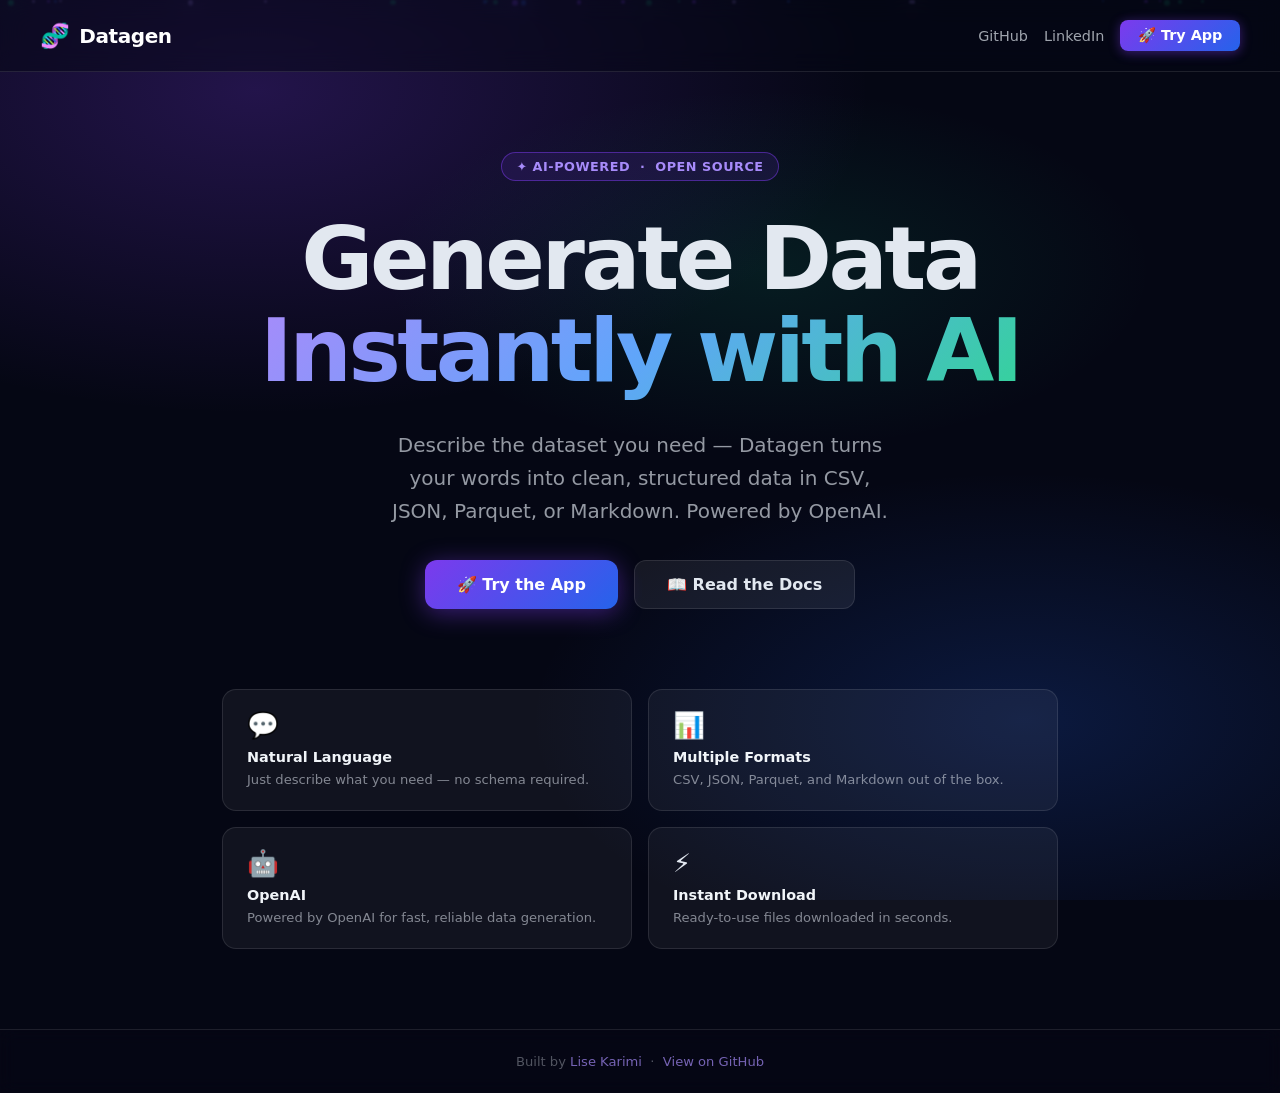
<file: docs/index.html>
<!DOCTYPE html>
<html lang="en">
<head>
  <meta charset="UTF-8" />
  <meta name="viewport" content="width=device-width, initial-scale=1.0" />
  <title>Datagen — AI Synthetic Data Generator</title>
  <meta name="description" content="Generate realistic synthetic datasets instantly with AI. CSV, JSON, Parquet, Markdown — powered by OpenAI.">
  <meta name="author" content="Lise Karimi" />

  <!-- Open Graph -->
  <meta property="og:title" content="Datagen — AI Synthetic Data Generator" />
  <meta property="og:description" content="Type what you need. Get clean, structured data in seconds." />
  <meta property="og:type" content="website" />

  <link rel="icon" href="data:image/svg+xml,<svg xmlns=%22http://www.w3.org/2000/svg%22 viewBox=%220 0 100 100%22><text y=%22.9em%22 font-size=%2290%22>🧬</text></svg>">

  <style>
    *, *::before, *::after { box-sizing: border-box; margin: 0; padding: 0; }

    :root {
      --accent: #7c3aed;
      --accent2: #2563eb;
      --glow: rgba(124, 58, 237, 0.45);
      --card-bg: rgba(255, 255, 255, 0.05);
      --border: rgba(255, 255, 255, 0.1);
    }

    html { scroll-behavior: smooth; }

    body {
      font-family: -apple-system, BlinkMacSystemFont, 'Segoe UI', system-ui, sans-serif;
      background: #050714;
      color: #e2e8f0;
      min-height: 100vh;
      overflow-x: hidden;
    }

    /* ── Animated gradient background ── */
    .bg {
      position: fixed;
      inset: 0;
      z-index: 0;
      background:
        radial-gradient(ellipse 80% 60% at 20% 10%, rgba(124,58,237,0.25) 0%, transparent 60%),
        radial-gradient(ellipse 70% 50% at 80% 80%, rgba(37,99,235,0.2) 0%, transparent 55%),
        radial-gradient(ellipse 60% 40% at 60% 30%, rgba(16,185,129,0.12) 0%, transparent 50%),
        #050714;
      animation: bgShift 12s ease-in-out infinite alternate;
    }

    @keyframes bgShift {
      0%   { filter: hue-rotate(0deg); }
      100% { filter: hue-rotate(30deg); }
    }

    /* ── Floating particles ── */
    .particles {
      position: fixed;
      inset: 0;
      z-index: 0;
      overflow: hidden;
      pointer-events: none;
    }
    .particle {
      position: absolute;
      border-radius: 50%;
      background: rgba(124,58,237,0.6);
      animation: float linear infinite;
      filter: blur(1px);
    }

    @keyframes float {
      0%   { transform: translateY(110vh) translateX(0); opacity: 0; }
      10%  { opacity: 1; }
      90%  { opacity: 0.6; }
      100% { transform: translateY(-10vh) translateX(var(--drift)); opacity: 0; }
    }

    /* ── Layout ── */
    .page {
      position: relative;
      z-index: 1;
      display: flex;
      flex-direction: column;
      min-height: 100vh;
    }

    /* ── Header ── */
    header {
      display: flex;
      justify-content: space-between;
      align-items: center;
      padding: 1.25rem 2.5rem;
      border-bottom: 1px solid var(--border);
      backdrop-filter: blur(12px);
      background: rgba(5,7,20,0.5);
      position: sticky;
      top: 0;
      z-index: 100;
    }

    .logo {
      display: flex;
      align-items: center;
      gap: 0.6rem;
      font-size: 1.25rem;
      font-weight: 700;
      letter-spacing: -0.02em;
      color: #fff;
      text-decoration: none;
    }
    .logo-icon { font-size: 1.5rem; }

    .header-links {
      display: flex;
      gap: 1rem;
      align-items: center;
    }
    .header-links a {
      color: rgba(226,232,240,0.7);
      text-decoration: none;
      font-size: 0.9rem;
      transition: color 0.2s;
    }
    .header-links a:hover { color: #fff; }

    .btn-nav {
      display: inline-flex;
      align-items: center;
      gap: 0.4rem;
      padding: 0.45rem 1.1rem;
      border-radius: 8px;
      font-size: 0.88rem;
      font-weight: 600;
      text-decoration: none;
      background: linear-gradient(135deg, var(--accent), var(--accent2));
      color: #fff !important;
      box-shadow: 0 2px 12px var(--glow);
      transition: transform 0.2s, box-shadow 0.2s;
      white-space: nowrap;
    }
    .btn-nav:hover {
      transform: translateY(-1px);
      box-shadow: 0 4px 20px var(--glow);
    }

    /* ── Hero ── */
    .hero {
      flex: 1;
      display: flex;
      flex-direction: column;
      align-items: center;
      justify-content: center;
      text-align: center;
      padding: 5rem 2rem 4rem;
      gap: 2rem;
    }

    .badge {
      display: inline-flex;
      align-items: center;
      gap: 0.45rem;
      padding: 0.35rem 0.9rem;
      border-radius: 99px;
      border: 1px solid rgba(124,58,237,0.5);
      background: rgba(124,58,237,0.12);
      font-size: 0.8rem;
      color: #a78bfa;
      letter-spacing: 0.04em;
      text-transform: uppercase;
      font-weight: 600;
      animation: fadeSlideDown 0.6s ease both;
    }

    .hero-title {
      font-size: clamp(2.8rem, 8vw, 5.5rem);
      font-weight: 800;
      letter-spacing: -0.04em;
      line-height: 1.05;
      animation: fadeSlideDown 0.7s 0.1s ease both;
    }

    .hero-title .gradient-text {
      background: linear-gradient(135deg, #a78bfa 0%, #60a5fa 50%, #34d399 100%);
      -webkit-background-clip: text;
      -webkit-text-fill-color: transparent;
      background-clip: text;
    }

    .hero-subtitle {
      font-size: clamp(1rem, 2.5vw, 1.25rem);
      color: rgba(226,232,240,0.65);
      max-width: 520px;
      line-height: 1.65;
      animation: fadeSlideDown 0.7s 0.2s ease both;
    }

    /* ── CTA Buttons ── */
    .cta-group {
      display: flex;
      gap: 1rem;
      flex-wrap: wrap;
      justify-content: center;
      animation: fadeSlideDown 0.7s 0.3s ease both;
    }

    .btn {
      display: inline-flex;
      align-items: center;
      gap: 0.5rem;
      padding: 0.85rem 2rem;
      border-radius: 12px;
      font-size: 1rem;
      font-weight: 600;
      text-decoration: none;
      transition: transform 0.2s, box-shadow 0.2s, opacity 0.2s;
      cursor: pointer;
      border: none;
    }

    .btn:hover { transform: translateY(-2px); }

    .btn-primary {
      background: linear-gradient(135deg, var(--accent), var(--accent2));
      color: #fff;
      box-shadow: 0 4px 24px var(--glow);
    }
    .btn-primary:hover {
      box-shadow: 0 8px 32px var(--glow);
    }

    .btn-secondary {
      background: rgba(255,255,255,0.07);
      color: #e2e8f0;
      border: 1px solid var(--border);
      backdrop-filter: blur(8px);
    }
    .btn-secondary:hover {
      background: rgba(255,255,255,0.12);
      border-color: rgba(255,255,255,0.2);
    }

    /* ── Features grid ── */
    .features {
      padding: 1rem 2rem 5rem;
      max-width: 900px;
      margin: 0 auto;
      width: 100%;
      animation: fadeSlideDown 0.8s 0.4s ease both;
    }

    .features-grid {
      display: grid;
      grid-template-columns: repeat(2, 1fr);
      gap: 1rem;
    }

    .feature-card {
      background: var(--card-bg);
      border: 1px solid var(--border);
      border-radius: 14px;
      padding: 1.25rem 1.5rem;
      backdrop-filter: blur(10px);
      transition: border-color 0.25s, transform 0.25s;
    }
    .feature-card:hover {
      border-color: rgba(124,58,237,0.5);
      transform: translateY(-3px);
    }

    .feature-icon {
      font-size: 1.6rem;
      margin-bottom: 0.6rem;
    }
    .feature-title {
      font-size: 0.9rem;
      font-weight: 600;
      color: #f1f5f9;
      margin-bottom: 0.3rem;
    }
    .feature-desc {
      font-size: 0.82rem;
      color: rgba(226,232,240,0.55);
      line-height: 1.5;
    }

    /* ── Footer ── */
    footer {
      text-align: center;
      padding: 1.5rem 2rem;
      border-top: 1px solid var(--border);
      color: rgba(226,232,240,0.35);
      font-size: 0.82rem;
      backdrop-filter: blur(8px);
      background: rgba(5,7,20,0.4);
    }
    footer a { color: rgba(167,139,250,0.7); text-decoration: none; }
    footer a:hover { color: #a78bfa; }

    /* ── Animations ── */
    @keyframes fadeSlideDown {
      from { opacity: 0; transform: translateY(-18px); }
      to   { opacity: 1; transform: translateY(0); }
    }

    /* ── Responsive ── */
    @media (max-width: 640px) {
      header { padding: 0.9rem 1rem; }
      .header-links { gap: 0.5rem; }
      .header-links .hide-mobile { display: none; }
      .hero { padding: 2.5rem 1rem 2rem; gap: 1.5rem; }
      .hero-subtitle { font-size: 0.95rem; }
      .btn { padding: 0.75rem 1.25rem; font-size: 0.92rem; }
      .cta-group { gap: 0.75rem; }
      .features { padding: 0.5rem 1rem 3rem; }
      .features-grid { grid-template-columns: 1fr; gap: 0.75rem; }
      .feature-card { padding: 1rem 1.25rem; }
    }

    @media (min-width: 641px) and (max-width: 900px) {
      .features-grid { grid-template-columns: repeat(2, 1fr); }
    }
  </style>
</head>
<body>

  <!-- Background layers -->
  <div class="bg"></div>
  <div class="particles" id="particles"></div>

  <div class="page">
    <!-- Header -->
    <header>
      <a class="logo" href="#">
        <span class="logo-icon">🧬</span>
        Datagen
      </a>
      <nav class="header-links">
        <a class="hide-mobile" href="https://github.com/lisekarimi/datagen" target="_blank" rel="noopener">GitHub</a>
        <a class="hide-mobile" href="https://www.linkedin.com/in/lisekarimi/" target="_blank" rel="noopener">LinkedIn</a>
        <a class="btn-nav" href="https://huggingface.co/spaces/lisekarimi/datagen" target="_blank" rel="noopener">
          🚀 Try App
        </a>
      </nav>
    </header>

    <!-- Hero -->
    <main class="hero">
      <span class="badge">✦ AI-Powered &nbsp;·&nbsp; Open Source</span>

      <h1 class="hero-title">
        Generate Data<br>
        <span class="gradient-text">Instantly with AI</span>
      </h1>

      <p class="hero-subtitle">
        Describe the dataset you need — Datagen turns your words into clean,
        structured data in CSV, JSON, Parquet, or Markdown. Powered by OpenAI.
      </p>

      <div class="cta-group">
        <a class="btn btn-primary"
           href="https://huggingface.co/spaces/lisekarimi/datagen"
           target="_blank" rel="noopener">
          🚀 Try the App
        </a>
        <a class="btn btn-secondary" href="./docs/">
          📖 Read the Docs
        </a>
      </div>
    </main>

    <!-- Feature cards -->
    <section class="features" aria-label="Key features">
      <div class="features-grid">
        <div class="feature-card">
          <div class="feature-icon">💬</div>
          <div class="feature-title">Natural Language</div>
          <div class="feature-desc">Just describe what you need — no schema required.</div>
        </div>
        <div class="feature-card">
          <div class="feature-icon">📊</div>
          <div class="feature-title">Multiple Formats</div>
          <div class="feature-desc">CSV, JSON, Parquet, and Markdown out of the box.</div>
        </div>
        <div class="feature-card">
          <div class="feature-icon">🤖</div>
          <div class="feature-title">OpenAI</div>
          <div class="feature-desc">Powered by OpenAI for fast, reliable data generation.</div>
        </div>
        <div class="feature-card">
          <div class="feature-icon">⚡</div>
          <div class="feature-title">Instant Download</div>
          <div class="feature-desc">Ready-to-use files downloaded in seconds.</div>
        </div>
      </div>
    </section>

    <!-- Footer -->
    <footer>
      Built by <a href="https://www.linkedin.com/in/lisekarimi/" target="_blank" rel="noopener">Lise Karimi</a>
      &nbsp;·&nbsp;
      <a href="https://github.com/lisekarimi/datagen" target="_blank" rel="noopener">View on GitHub</a>
    </footer>
  </div>

  <script>
    // Generate floating particles
    (function () {
      const container = document.getElementById('particles');
      const count = 28;
      for (let i = 0; i < count; i++) {
        const p = document.createElement('div');
        p.className = 'particle';
        const size = Math.random() * 4 + 2;
        const left = Math.random() * 100;
        const duration = Math.random() * 18 + 12;
        const delay = Math.random() * 15;
        const drift = (Math.random() - 0.5) * 120;
        const colors = [
          'rgba(124,58,237,0.7)',
          'rgba(37,99,235,0.6)',
          'rgba(16,185,129,0.5)',
          'rgba(167,139,250,0.6)',
        ];
        const color = colors[Math.floor(Math.random() * colors.length)];
        p.style.cssText = `
          width: ${size}px;
          height: ${size}px;
          left: ${left}%;
          background: ${color};
          animation-duration: ${duration}s;
          animation-delay: -${delay}s;
          --drift: ${drift}px;
        `;
        container.appendChild(p);
      }
    })();
  </script>
</body>
</html>
</file>
